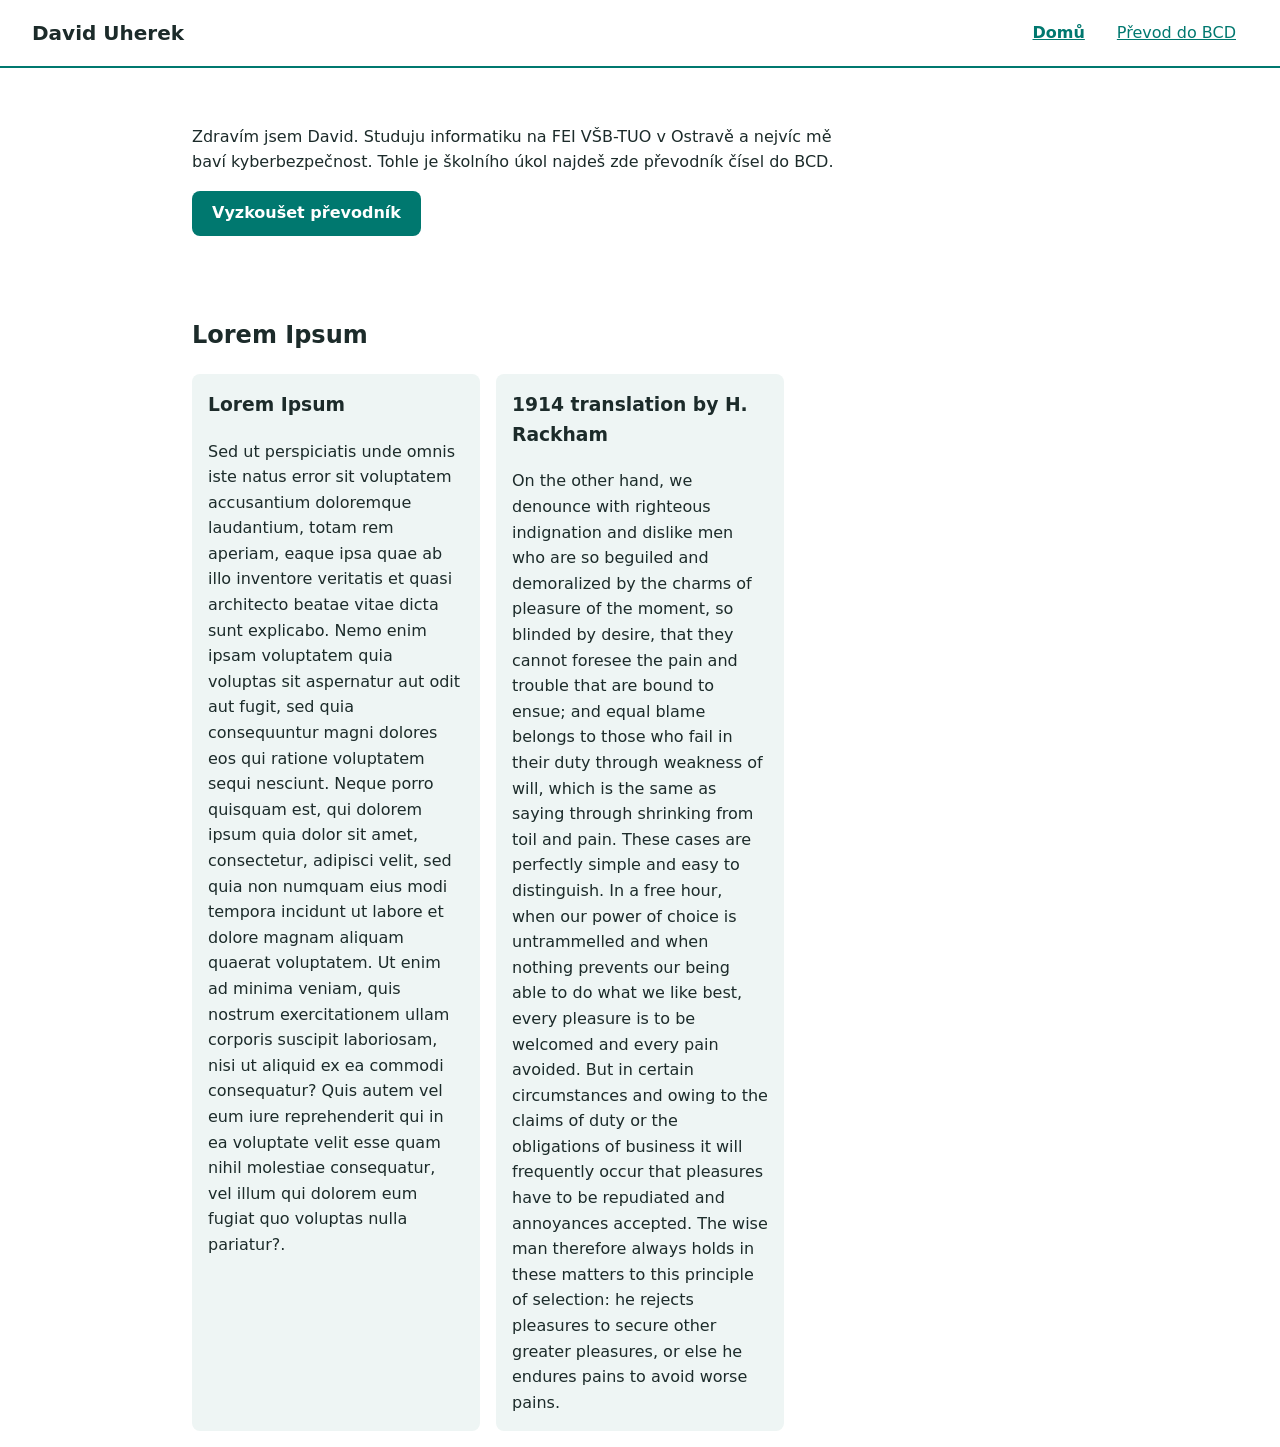
<file: index.html>
<!DOCTYPE html>
<html lang="cs">
<head>
  <meta charset="UTF-8">
  <meta name="viewport" content="width=device-width, initial-scale=1">
  <title>Úkol</title>
  <link rel="stylesheet" href="style.css">
  <script src="app.js" defer></script>
</head>
<body>
  <header class="hlavicka">
    <p class="logo">David Uherek</p>
    <nav aria-label="Hlavní menu">
      <ul>
        <li><a href="index.html" aria-current="page">Domů</a></li>
        <li><a href="bcd.html">Převod do BCD</a></li>
      </ul>
    </nav>
  </header>

  <main>
    <section class="hero">
      <p>Zdravím jsem David. Studuju informatiku na FEI VŠB-TUO v Ostravě a nejvíc mě baví kyberbezpečnost. Tohle je školního úkol najdeš zde převodník čísel do BCD.</p>
      <p><a class="tlacitko" href="bcd.html">Vyzkoušet převodník</a></p>
    </section>

    <section aria-labelledby="o-mne">
      <h2 id="o-mne">Lorem Ipsum</h2>
      <div class="karty">
        <article class="karta">
          <h3>Lorem Ipsum</h3>
          <p>Sed ut perspiciatis unde omnis iste natus error sit voluptatem accusantium doloremque laudantium, totam rem aperiam, eaque ipsa quae ab illo inventore veritatis et quasi architecto beatae vitae dicta sunt explicabo. Nemo enim ipsam voluptatem quia voluptas sit aspernatur aut odit aut fugit, sed quia consequuntur magni dolores eos qui ratione voluptatem sequi nesciunt. Neque porro quisquam est, qui dolorem ipsum quia dolor sit amet, consectetur, adipisci velit, sed quia non numquam eius modi tempora incidunt ut labore et dolore magnam aliquam quaerat voluptatem. Ut enim ad minima veniam, quis nostrum exercitationem ullam corporis suscipit laboriosam, nisi ut aliquid ex ea commodi consequatur? Quis autem vel eum iure reprehenderit qui in ea voluptate velit esse quam nihil molestiae consequatur, vel illum qui dolorem eum fugiat quo voluptas nulla pariatur?.</p>
        </article>
        <article class="karta">
          <h3>1914 translation by H. Rackham</h3>
          <p>On the other hand, we denounce with righteous indignation and dislike men who are so beguiled and demoralized by the charms of pleasure of the moment, so blinded by desire, that they cannot foresee the pain and trouble that are bound to ensue; and equal blame belongs to those who fail in their duty through weakness of will, which is the same as saying through shrinking from toil and pain. These cases are perfectly simple and easy to distinguish. In a free hour, when our power of choice is untrammelled and when nothing prevents our being able to do what we like best, every pleasure is to be welcomed and every pain avoided. But in certain circumstances and owing to the claims of duty or the obligations of business it will frequently occur that pleasures have to be repudiated and annoyances accepted. The wise man therefore always holds in these matters to this principle of selection: he rejects pleasures to secure other greater pleasures, or else he endures pains to avoid worse pains.</p>
        </article>
      </div>
    </section>

  </main>

</body>
</html>
</file>
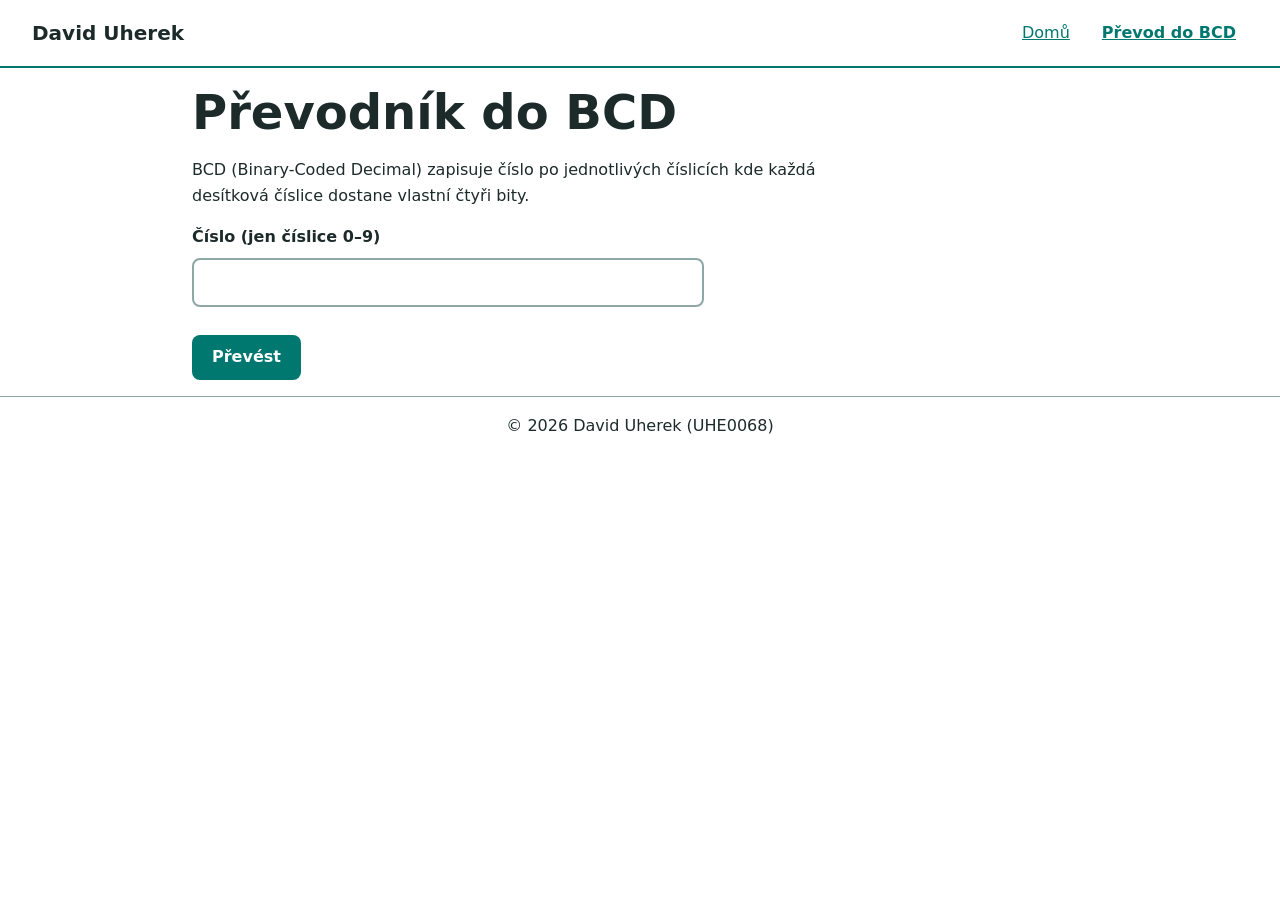
<file: bcd.html>
<!DOCTYPE html>
<html lang="cs">
<head>
  <meta charset="UTF-8">
  <meta name="viewport" content="width=device-width, initial-scale=1">
  <title>Převod do BCD – David Uherek</title>
  <meta name="description" content="Jednoduchý převodník desítkového čísla do kódu BCD.">
  <link rel="stylesheet" href="style.css">
  <script src="app.js" defer></script>
</head>
<body>
  <header class="hlavicka">
    <p class="logo">David Uherek</p>
    <nav aria-label="Hlavní menu">
      <ul>
        <li><a href="index.html">Domů</a></li>
        <li><a href="bcd.html" aria-current="page">Převod do BCD</a></li>
      </ul>
    </nav>
  </header>

  <main>
    <h1>Převodník do BCD</h1>
    <p>BCD (Binary-Coded Decimal) zapisuje číslo po jednotlivých číslicích kde každá desítková číslice dostane vlastní čtyři bity.</p>

    <form id="prevod" class="prevod" novalidate>
      <label for="cislo">Číslo (jen číslice 0–9)</label>
      <input type="text" id="cislo" name="cislo" inputmode="numeric" maxlength="12" autocomplete="off" aria-describedby="chyba">
      <small class="chyba" id="chyba"></small>
      <button type="submit" class="tlacitko">Převést</button>
    </form>

    <div id="vysledek" role="status"></div>
  </main>

  <footer class="paticka">
    <p>&copy; <span id="rok">2026</span> David Uherek (UHE0068)</p>
  </footer>
</body>
</html>
</file>
<file: style.css>
:root {
  color-scheme: light dark;
  --text: light-dark(#1c2b2a, #e6efee);
  --pozadi: light-dark(#ffffff, #0f1c1b);
  --karta: light-dark(#eef5f4, #18292a);
  --akcent: light-dark(#00786f, #4fd1c5);
  --na-akcentu: light-dark(#ffffff, #0f1c1b);
  --okraj: light-dark(#8fa7a4, #4a6360);
  --chyba: light-dark(#b3261e, #ff8a80);
}

*, *::before, *::after { box-sizing: border-box; }

body {
  margin: 0;
  font-family: system-ui, sans-serif;
  line-height: 1.6;
  color: var(--text);
  background: var(--pozadi);
}

p { max-width: 65ch; }

.hlavicka {
  display: flex;
  flex-wrap: wrap;
  justify-content: space-between;
  align-items: center;
  gap: 0.5rem 1rem;
  padding: 1rem;
  border-bottom: 2px solid var(--akcent);
}
.logo { margin: 0; font-weight: 700; font-size: 1.25rem; }
nav ul { display: flex; gap: 0.5rem; margin: 0; padding: 0; list-style: none; }
nav a { display: block; padding: 0.25rem 0.75rem; color: var(--akcent); }
nav a[aria-current="page"] { font-weight: 700; }

main { max-width: 60rem; margin: 0 auto; padding: 1rem; }
.hero { padding: 1.5rem 0; }
h1 { margin: 0 0 0.75rem; font-size: clamp(2rem, 6vw, 3rem); line-height: 1.2; }
h2 { margin-top: 2.5rem; }
h3 { margin-top: 0; }
a { color: var(--akcent); }

.karty { display: grid; gap: 1rem; }
.karta { padding: 1rem; background: var(--karta); border-radius: 0.5rem; }
.karta p { margin: 0; }

.odpocet {
  display: grid;
  grid-template-columns: repeat(4, 1fr);
  gap: 0.5rem;
  max-width: 28rem;
  text-align: center;
}
.odpocet div { padding: 0.75rem 0.25rem; background: var(--karta); border-radius: 0.5rem; }
.odpocet strong { display: block; font-size: 1.75rem; color: var(--akcent); }

.tlacitko {
  display: inline-block;
  padding: 0.6rem 1.25rem;
  font: inherit;
  font-weight: 600;
  color: var(--na-akcentu);
  background: var(--akcent);
  border: 0;
  border-radius: 0.5rem;
  text-decoration: none;
  cursor: pointer;
}
.tlacitko:hover { opacity: 0.9; }

.prevod { max-width: 32rem; }
.prevod label { display: block; font-weight: 600; }
.prevod input {
  width: 100%;
  margin-top: 0.5rem;
  padding: 0.6rem;
  font: inherit;
  color: var(--text);
  background: var(--pozadi);
  border: 2px solid var(--okraj);
  border-radius: 0.5rem;
}
.prevod [aria-invalid="true"] { border-color: var(--chyba); }
.chyba { display: block; min-height: 1.25rem; color: var(--chyba); }
.prevod .tlacitko { margin-top: 0.5rem; }

.cifry { display: flex; flex-wrap: wrap; gap: 0.5rem; }
.cifry div { min-width: 4.5rem; padding: 0.75rem 0.5rem; text-align: center; background: var(--karta); border-radius: 0.5rem; }
.cifry strong { display: block; font-size: 1.5rem; color: var(--akcent); }
.cifry span { font-family: ui-monospace, monospace; }

:focus-visible { outline: 3px solid var(--akcent); outline-offset: 2px; }

.paticka { padding: 1rem; text-align: center; border-top: 1px solid var(--okraj); }
.paticka p { max-width: none; margin: 0; }

@media (min-width: 768px) {
  .hlavicka { padding: 1rem 2rem; }
  main { padding: 1rem 2rem; }
  .karty { grid-template-columns: repeat(3, 1fr); }
}
</file>
